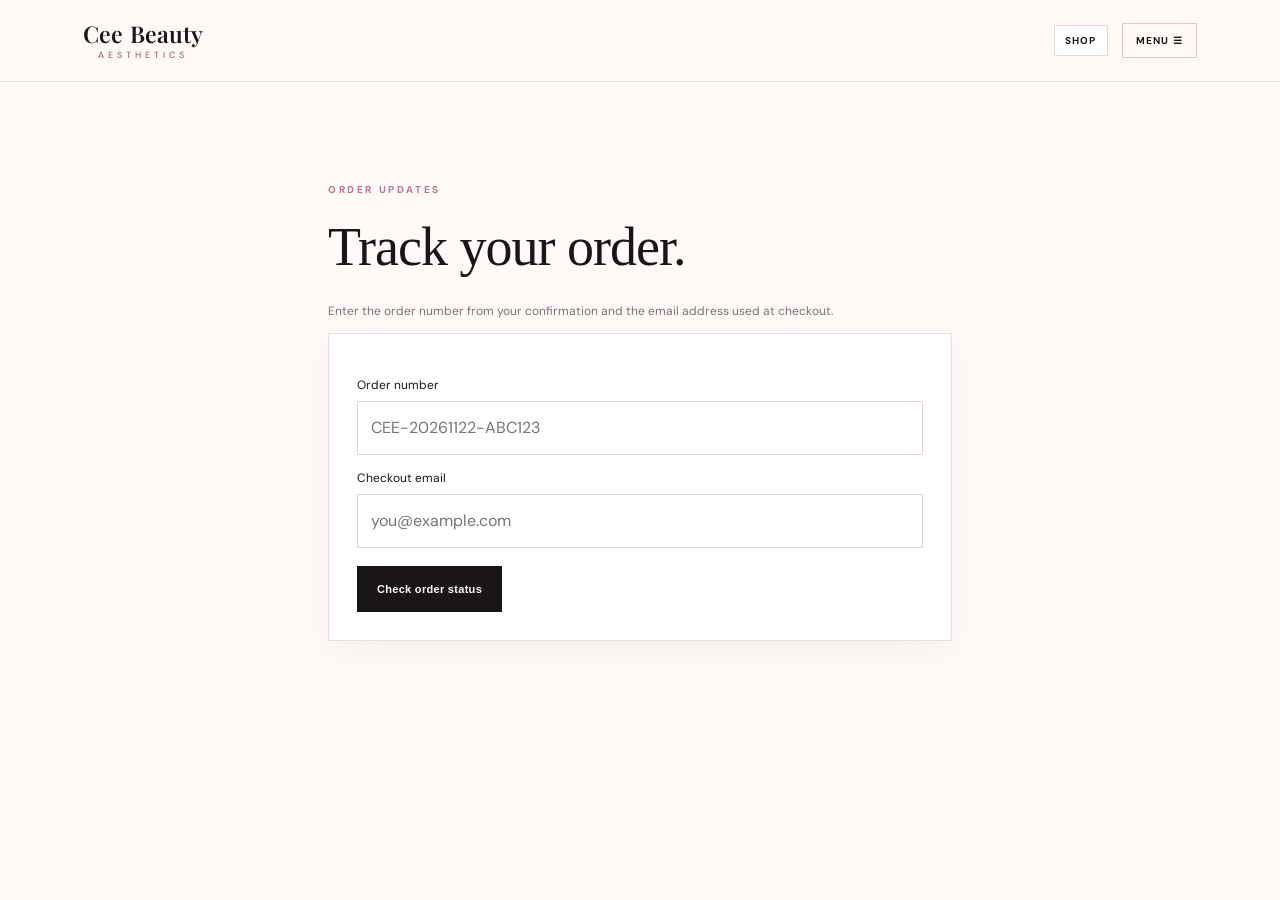
<file: order-status.html>
<!doctype html><html lang="en"><head><meta charset="utf-8"><meta name="viewport" content="width=device-width,initial-scale=1"><meta name="theme-color" content="#171316"><title>Track your order | The Cee Beauty Shop</title><link rel="stylesheet" href="style.css"><style>.track-wrap{max-width:680px;margin:8vh auto;padding:28px}.track-card{background:#fff;border:1px solid #eadde2;padding:28px;box-shadow:0 12px 34px #24151d0b}.track-card label{display:block;font-size:12px;margin:14px 0 6px}.track-card input{width:100%;padding:13px;border:1px solid #e2d4da;font:inherit}.track-card button{margin-top:18px}.track-result{margin-top:18px;padding:16px;background:#fbf2f6}.track-result h2{font:500 24px Georgia,serif}.track-muted{color:#806c76;font-size:12px}</style></head><body><header class="site-header"><a class="brand brand-wordmark" href="index.html"><span class="brand-name">Cee Beauty <small>AESTHETICS</small></span></a><div class="header-actions"><a class="header-bag" href="shop.html">SHOP</a><button class="menu-toggle" id="menuToggle" aria-label="Open navigation" aria-expanded="false">MENU ☰</button></div><nav id="navMenu"><a href="index.html">Home</a><a href="shop.html">The Cee Beauty Shop</a><a href="services.html">Appointments</a></nav></header><main class="track-wrap"><p class="eyebrow">ORDER UPDATES</p><h1 style="font:500 clamp(38px,6vw,54px) Georgia,serif">Track your order.</h1><p class="track-muted">Enter the order number from your confirmation and the email address used at checkout.</p><form id="trackForm" class="track-card"><label for="trackOrder">Order number</label><input id="trackOrder" required placeholder="CEE-20261122-ABC123"><label for="trackEmail">Checkout email</label><input id="trackEmail" type="email" required placeholder="you@example.com"><button class="button button-dark" type="submit">Check order status</button><div id="trackResult" aria-live="polite"></div></form></main><script src="script.js"></script><script>
const form=document.getElementById('trackForm'),result=document.getElementById('trackResult');const esc=s=>String(s??'').replace(/[&<>"']/g,c=>({'&':'&amp;','<':'&lt;','>':'&gt;','"':'&quot;',"'":'&#39;'}[c]));const labels={order_received:'Order received',processing_sourcing:'Processing / sourcing',packaged:'Packaged',dispatched:'Dispatched',delivered:'Delivered',cancelled:'Cancelled'};form.addEventListener('submit',async e=>{e.preventDefault();result.className='track-result';result.textContent='Checking your order…';try{const u='/api/order-status?order='+encodeURIComponent(document.getElementById('trackOrder').value.trim())+'&email='+encodeURIComponent(document.getElementById('trackEmail').value.trim());const r=await fetch(u),d=await r.json();if(!r.ok)throw new Error(d.error||'Could not find your order.');result.innerHTML=`<h2>${esc(labels[d.order.status]||d.order.status)}</h2><p>Order: <strong>${esc(d.order.number)}</strong></p><p>Items: ${(d.order.items||[]).map(x=>`${esc(x.item_name)} × ${Number(x.quantity)||1}`).join(', ')}</p><p class="track-muted">Thank you for shopping with The Cee Beauty Shop.</p>`;}catch(err){result.textContent=err.message;}});
</script></body></html>
</file>
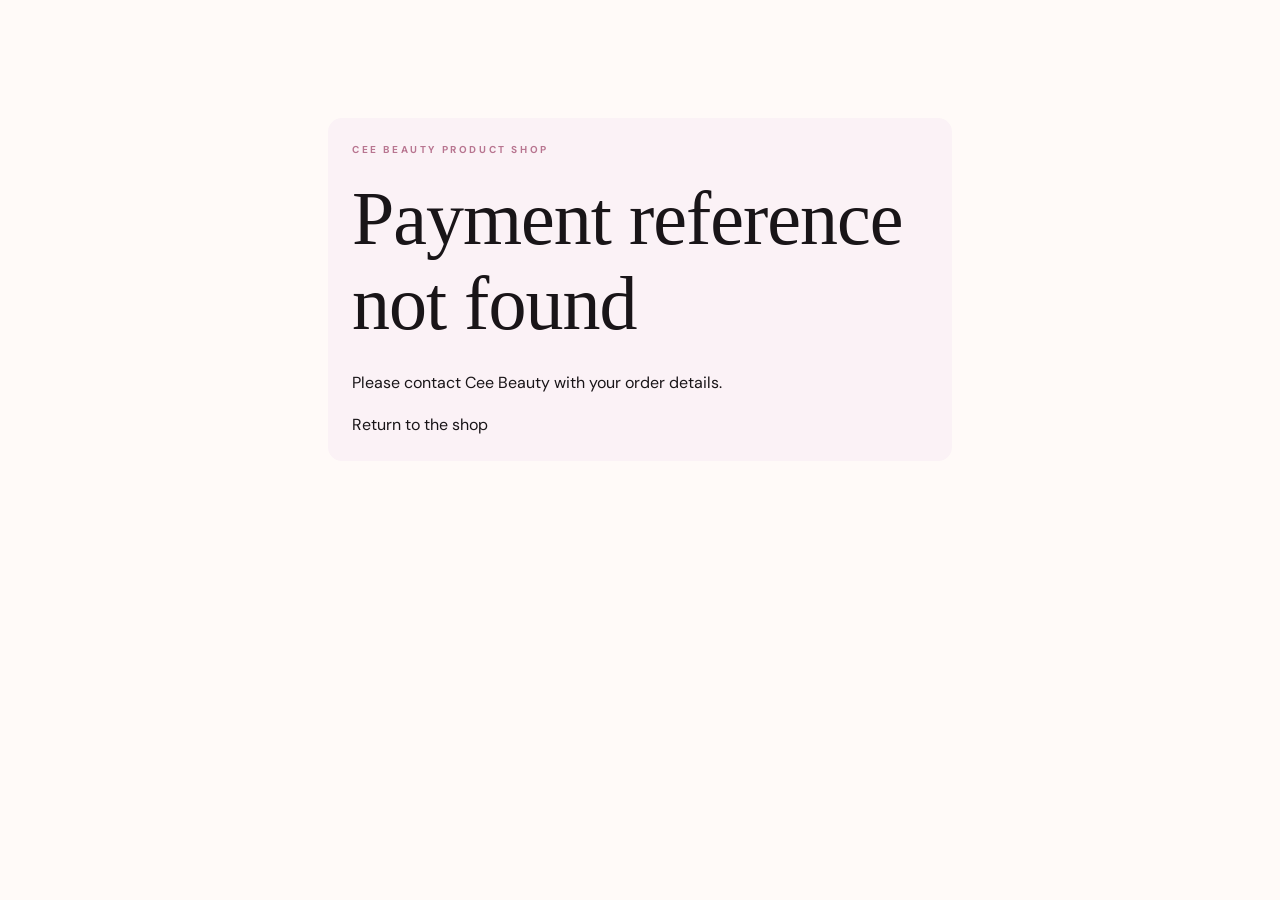
<file: payment-return.html>
<!doctype html><html lang="en"><head><meta charset="utf-8"><meta name="viewport" content="width=device-width,initial-scale=1"><meta name="theme-color" content="#171316"><title>Payment confirmation | Cee Beauty</title><link rel="stylesheet" href="style.css"><style>main{max-width:680px;margin:10vh auto;padding:28px}.result{background:#fbf2f6;border-radius:14px;padding:24px}.result h1{font-family:Georgia,serif}</style></head><body><main><div class="result"><p class="eyebrow">CEE BEAUTY PRODUCT SHOP</p><h1>Checking your payment…</h1><p id="message">Please keep this page open while we verify your transaction securely.</p><p id="order"></p><a href="shop.html">Return to the shop</a></div></main><script>const ref=new URLSearchParams(location.search).get('reference');const msg=document.getElementById('message');const title=document.querySelector('h1');if(!ref){title.textContent='Payment reference not found';msg.textContent='Please contact Cee Beauty with your order details.';}else fetch('/api/verify-payment?reference='+encodeURIComponent(ref)).then(r=>r.json()).then(d=>{if(d.paid){title.textContent='Payment confirmed';msg.textContent='Thank you. Your payment has been verified.';document.getElementById('order').innerHTML='Order number: '+d.order_number+'<br><a href="order-status.html">Track your order ↗</a>';}else{title.textContent='Payment not yet confirmed';msg.textContent='Your payment is not marked successful yet. Please contact Cee Beauty before trying again.';}}).catch(()=>{title.textContent='Unable to verify right now';msg.textContent='Please contact Cee Beauty and share your payment reference.';});</script></body></html>
</file>
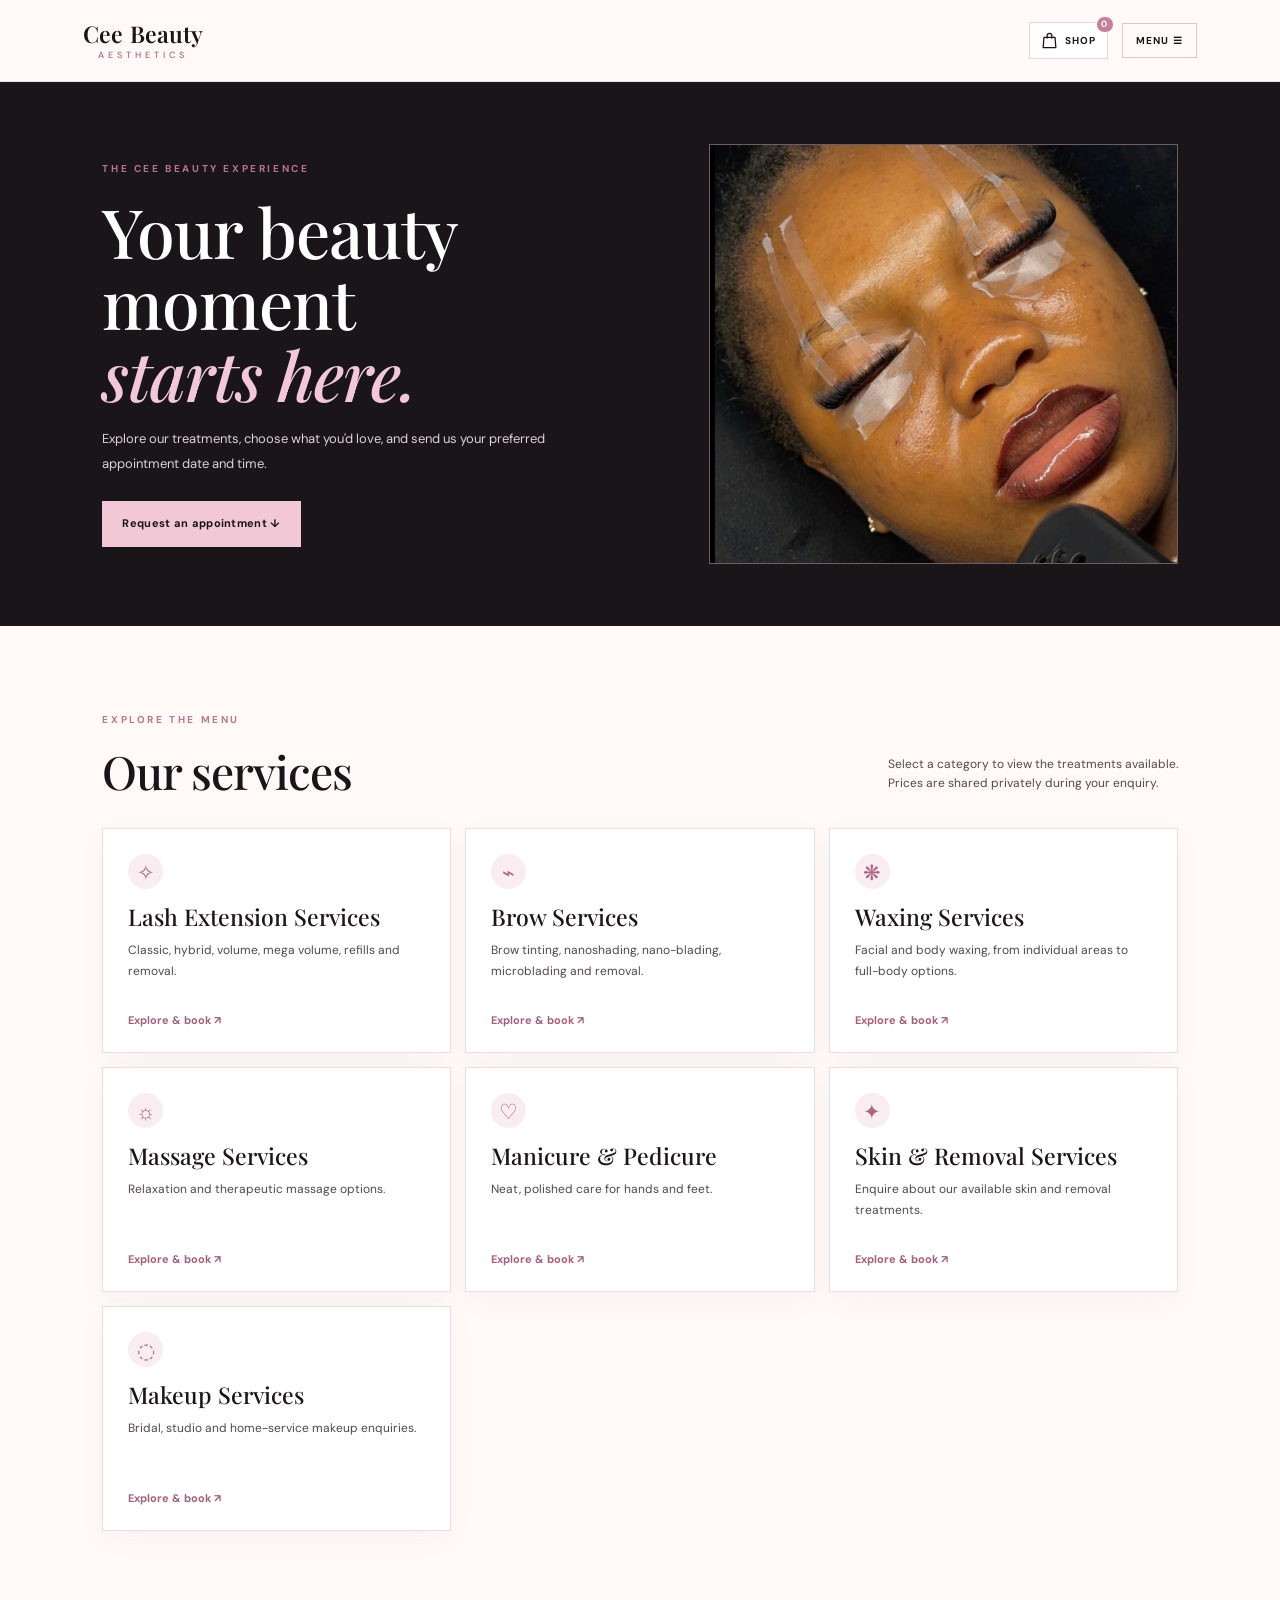
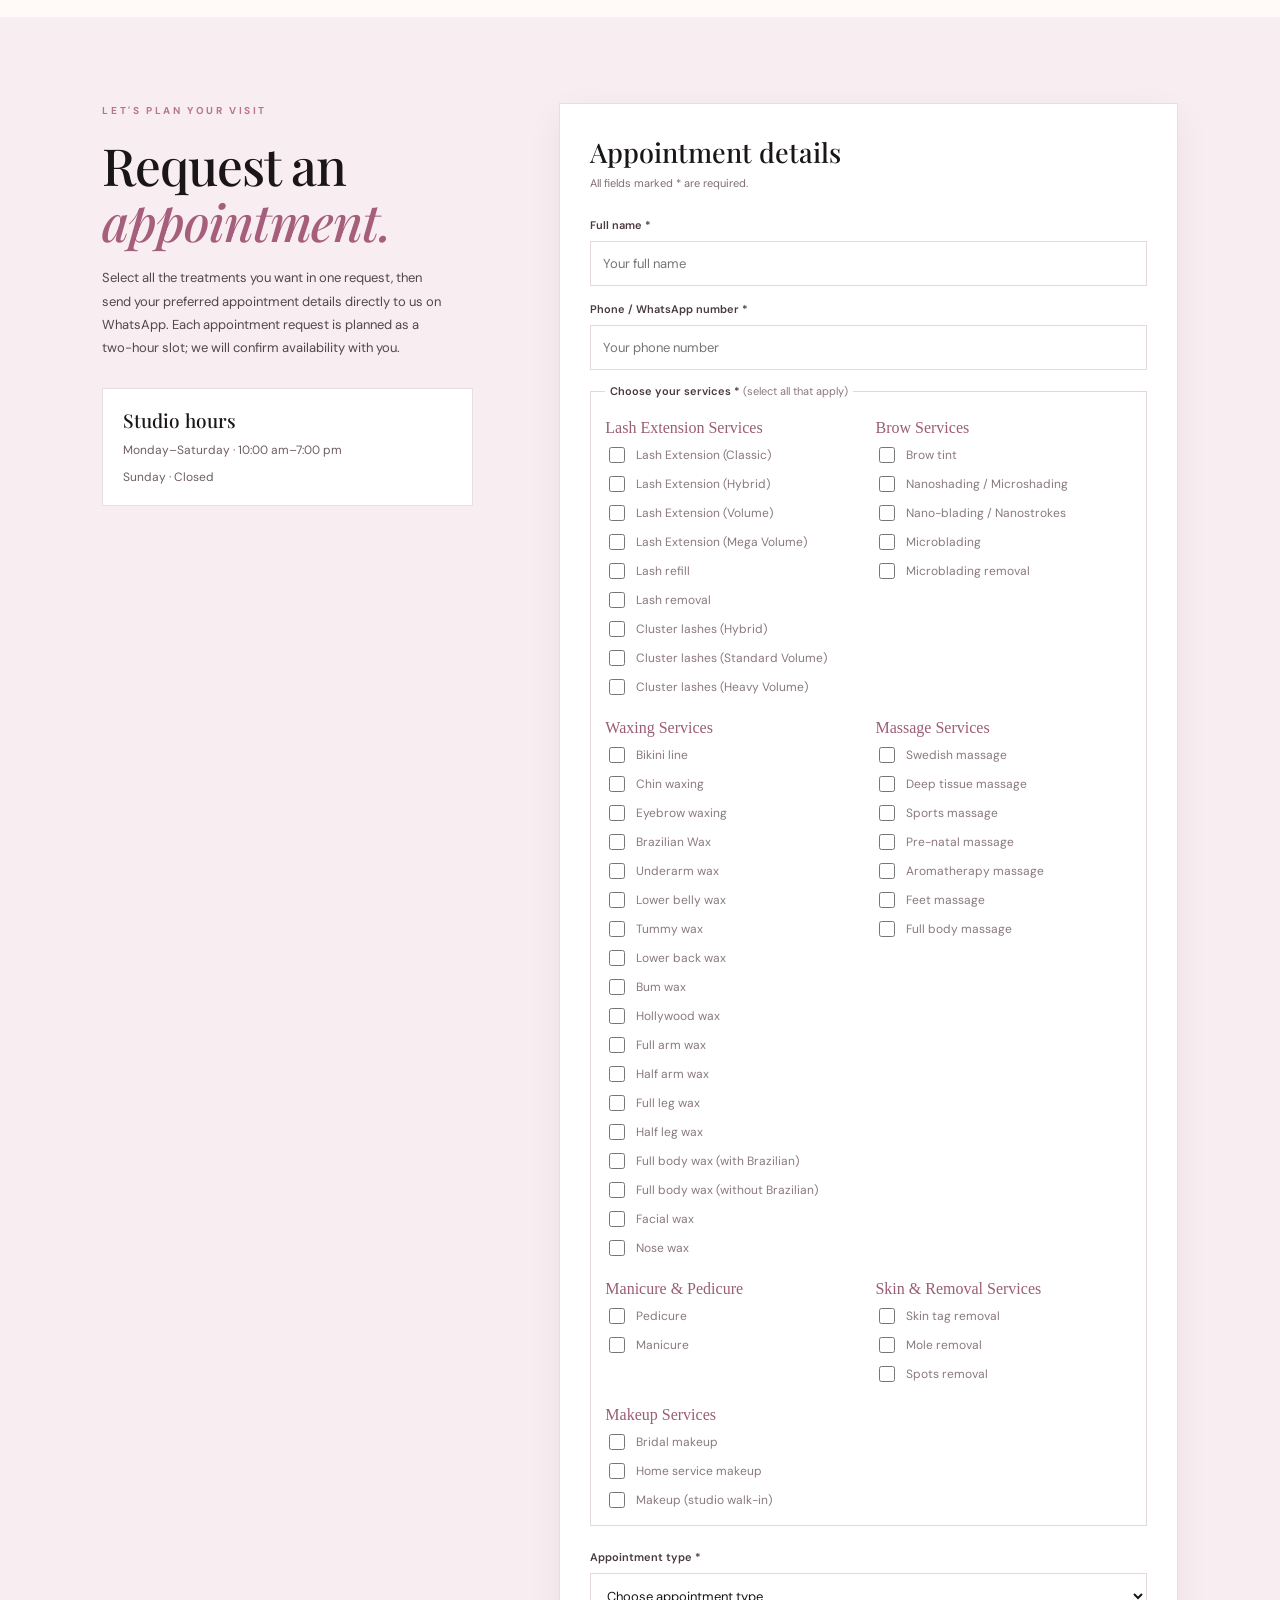
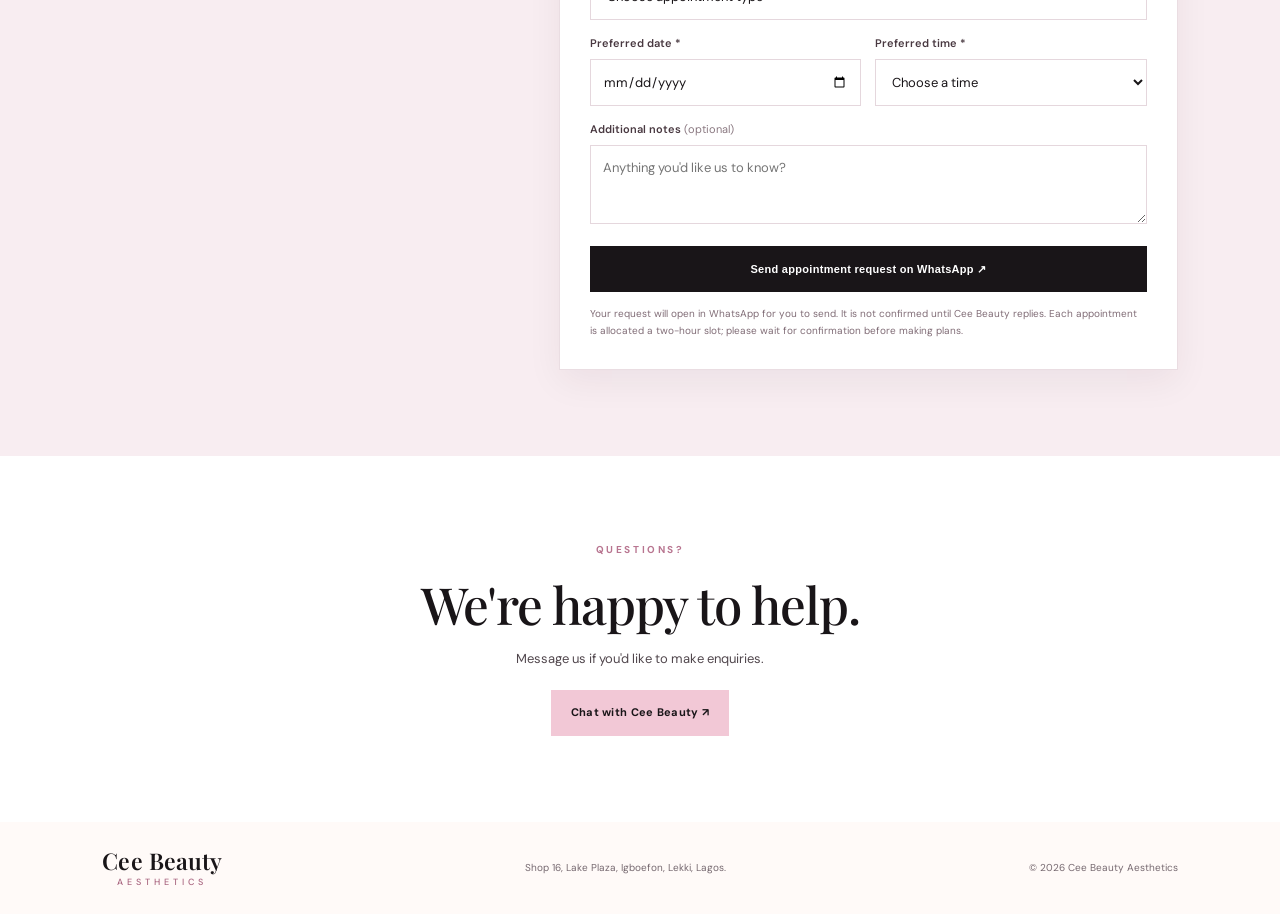
<file: services.html>
<!DOCTYPE html>
<html lang="en">
<head>
<meta charset="UTF-8"><meta name="viewport" content="width=device-width, initial-scale=1">
<meta name="theme-color" content="#171316">
<meta name="description" content="Explore Cee Beauty Aesthetics services and request an appointment in Lekki, Lagos.">
<title>Services & Booking | Cee Beauty Aesthetics</title>
<link rel="stylesheet" href="style.css">
</head>
<body class="services-page">
<header class="site-header">
<a class="brand brand-wordmark" href="index.html#home" aria-label="Cee Beauty Aesthetics home"><span class="brand-name">Cee Beauty <small>AESTHETICS</small></span></a>
<div class="header-actions"><a class="header-bag" href="shop.html" aria-label="Open The Cee Beauty Shop" title="Shop"><svg viewBox="0 0 24 24" aria-hidden="true"><path d="M5 8h14l1 13H4L5 8Z"/><path d="M9 9V6a3 3 0 0 1 6 0v3"/></svg><span>SHOP</span><b class="header-bag-count" aria-label="Items in bag">0</b></a><button class="menu-toggle" id="menuToggle" aria-label="Open navigation" aria-expanded="false">MENU ☰</button></div>
<nav id="navMenu" aria-label="Main menu"><a href="shop.html">The Cee Beauty Shop</a><a href="admin.html">The Cee Shop Admin</a><a href="index.html#home">Home</a><a href="services.html" aria-current="page">Our services</a><a href="studio-rental.html">Studio rental</a><a href="index.html#reviews">Reviews</a><a href="index.html#contact">Contact</a></nav>
</header>
<main>
<section class="services-page-hero">
<div class="services-page-hero-copy"><p class="eyebrow">THE CEE BEAUTY EXPERIENCE</p><h1>Your beauty moment<br><em>starts here.</em></h1><p>Explore our treatments, choose what you'd love, and send us your preferred appointment date and time.</p><a class="button button-pink" href="#booking">Request an appointment ↓</a></div>
<div class="services-page-hero-photo"><img src="lash-client-1.jpeg" alt="Cee Beauty client wearing a finished lash set"></div>
</section>
<section class="service-categories section-pad" aria-labelledby="serviceCategoriesTitle">
<div class="section-heading"><div><p class="eyebrow">EXPLORE THE MENU</p><h2 id="serviceCategoriesTitle">Our services</h2></div><p>Select a category to view the treatments available. Prices are shared privately during your enquiry.</p></div>
<div class="service-category-grid" id="serviceCategoryGrid">
<article class="service-category-card"><span class="category-icon">✧</span><h3>Lash Extension Services</h3><p>Classic, hybrid, volume, mega volume, refills and removal.</p><button type="button" class="text-link category-select" data-category="Lash Extension Services">Explore &amp; book ↗</button></article>
<article class="service-category-card"><span class="category-icon">⌁</span><h3>Brow Services</h3><p>Brow tinting, nanoshading, nano-blading, microblading and removal.</p><button type="button" class="text-link category-select" data-category="Brow Services">Explore &amp; book ↗</button></article>
<article class="service-category-card"><span class="category-icon">❋</span><h3>Waxing Services</h3><p>Facial and body waxing, from individual areas to full-body options.</p><button type="button" class="text-link category-select" data-category="Waxing Services">Explore &amp; book ↗</button></article>
<article class="service-category-card"><span class="category-icon">☼</span><h3>Massage Services</h3><p>Relaxation and therapeutic massage options.</p><button type="button" class="text-link category-select" data-category="Massage Services">Explore &amp; book ↗</button></article>
<article class="service-category-card"><span class="category-icon">♡</span><h3>Manicure &amp; Pedicure</h3><p>Neat, polished care for hands and feet.</p><button type="button" class="text-link category-select" data-category="Manicure & Pedicure">Explore &amp; book ↗</button></article>
<article class="service-category-card"><span class="category-icon">✦</span><h3>Skin &amp; Removal Services</h3><p>Enquire about our available skin and removal treatments.</p><button type="button" class="text-link category-select" data-category="Skin & Removal Services">Explore &amp; book ↗</button></article>
<article class="service-category-card"><span class="category-icon">◌</span><h3>Makeup Services</h3><p>Bridal, studio and home-service makeup enquiries.</p><button type="button" class="text-link category-select" data-category="Makeup Services">Explore &amp; book ↗</button></article>
</div>
</section>
<section class="booking-section section-pad" id="booking">
<div class="booking-intro"><p class="eyebrow">LET'S PLAN YOUR VISIT</p><h2>Request an<br><em>appointment.</em></h2><p>Select all the treatments you want in one request, then send your preferred appointment details directly to us on WhatsApp. Each appointment request is planned as a two-hour slot; we will confirm availability with you.</p><div class="booking-hours"><strong>Studio hours</strong><span>Monday–Saturday · 10:00 am–7:00 pm</span><span>Sunday · Closed</span></div></div>
<form class="booking-form" id="bookingForm">
<div class="booking-form-heading"><h3>Appointment details</h3><p>All fields marked * are required.</p></div>
<label for="bookingName">Full name *</label><input id="bookingName" name="name" type="text" autocomplete="name" placeholder="Your full name" required>
<label for="bookingPhone">Phone / WhatsApp number *</label><input id="bookingPhone" name="phone" type="tel" autocomplete="tel" placeholder="Your phone number" required>
<fieldset class="booking-service-picker"><legend>Choose your services * <span>(select all that apply)</span></legend><div id="bookingServiceOptions" class="booking-service-options"></div></fieldset>
<label for="bookingType">Appointment type *</label><select id="bookingType" name="appointmentType" required><option value="">Choose appointment type</option><option value="Walk-in / Studio">Walk-in / Studio</option><option value="Home service">Home service</option></select>
<div id="homeAddressWrap" hidden><label for="bookingAddress">Home service address *</label><textarea id="bookingAddress" name="address" rows="2" placeholder="Enter your full address"></textarea></div>
<div class="booking-date-time"><div><label for="bookingDate">Preferred date *</label><input id="bookingDate" name="date" type="date" required></div><div><label for="bookingTime">Preferred time *</label><select id="bookingTime" name="time" required><option value="">Choose a time</option><option>10:00 am</option><option>11:00 am</option><option>12:00 pm</option><option>1:00 pm</option><option>2:00 pm</option><option>3:00 pm</option><option>4:00 pm</option><option>5:00 pm</option></select></div></div>
<label for="bookingNotes">Additional notes <span>(optional)</span></label><textarea id="bookingNotes" name="notes" rows="3" placeholder="Anything you'd like us to know?"></textarea>
<button class="button button-dark booking-submit" type="submit">Send appointment request on WhatsApp ↗</button>
<p class="booking-disclaimer">Your request will open in WhatsApp for you to send. It is not confirmed until Cee Beauty replies. Each appointment is allocated a two-hour slot; please wait for confirmation before making plans.</p>
</form>
</section>
<section class="booking-bottom section-pad"><p class="eyebrow">QUESTIONS?</p><h2>We're happy to help.</h2><p>Message us if you'd like to make enquiries.</p><a class="button button-pink" href="https://wa.me/2349167632465" target="_blank" rel="noopener">Chat with Cee Beauty ↗</a></section>
</main>
<footer class="site-footer"><a class="brand brand-wordmark footer-brand" href="index.html#home"><span class="brand-name">Cee Beauty <small>AESTHETICS</small></span></a><p>Shop 16, Lake Plaza, Igboefon, Lekki, Lagos.</p><p>© <span id="year"></span> Cee Beauty Aesthetics</p></footer>
<script src="script.js"></script>
</body></html>
</file>
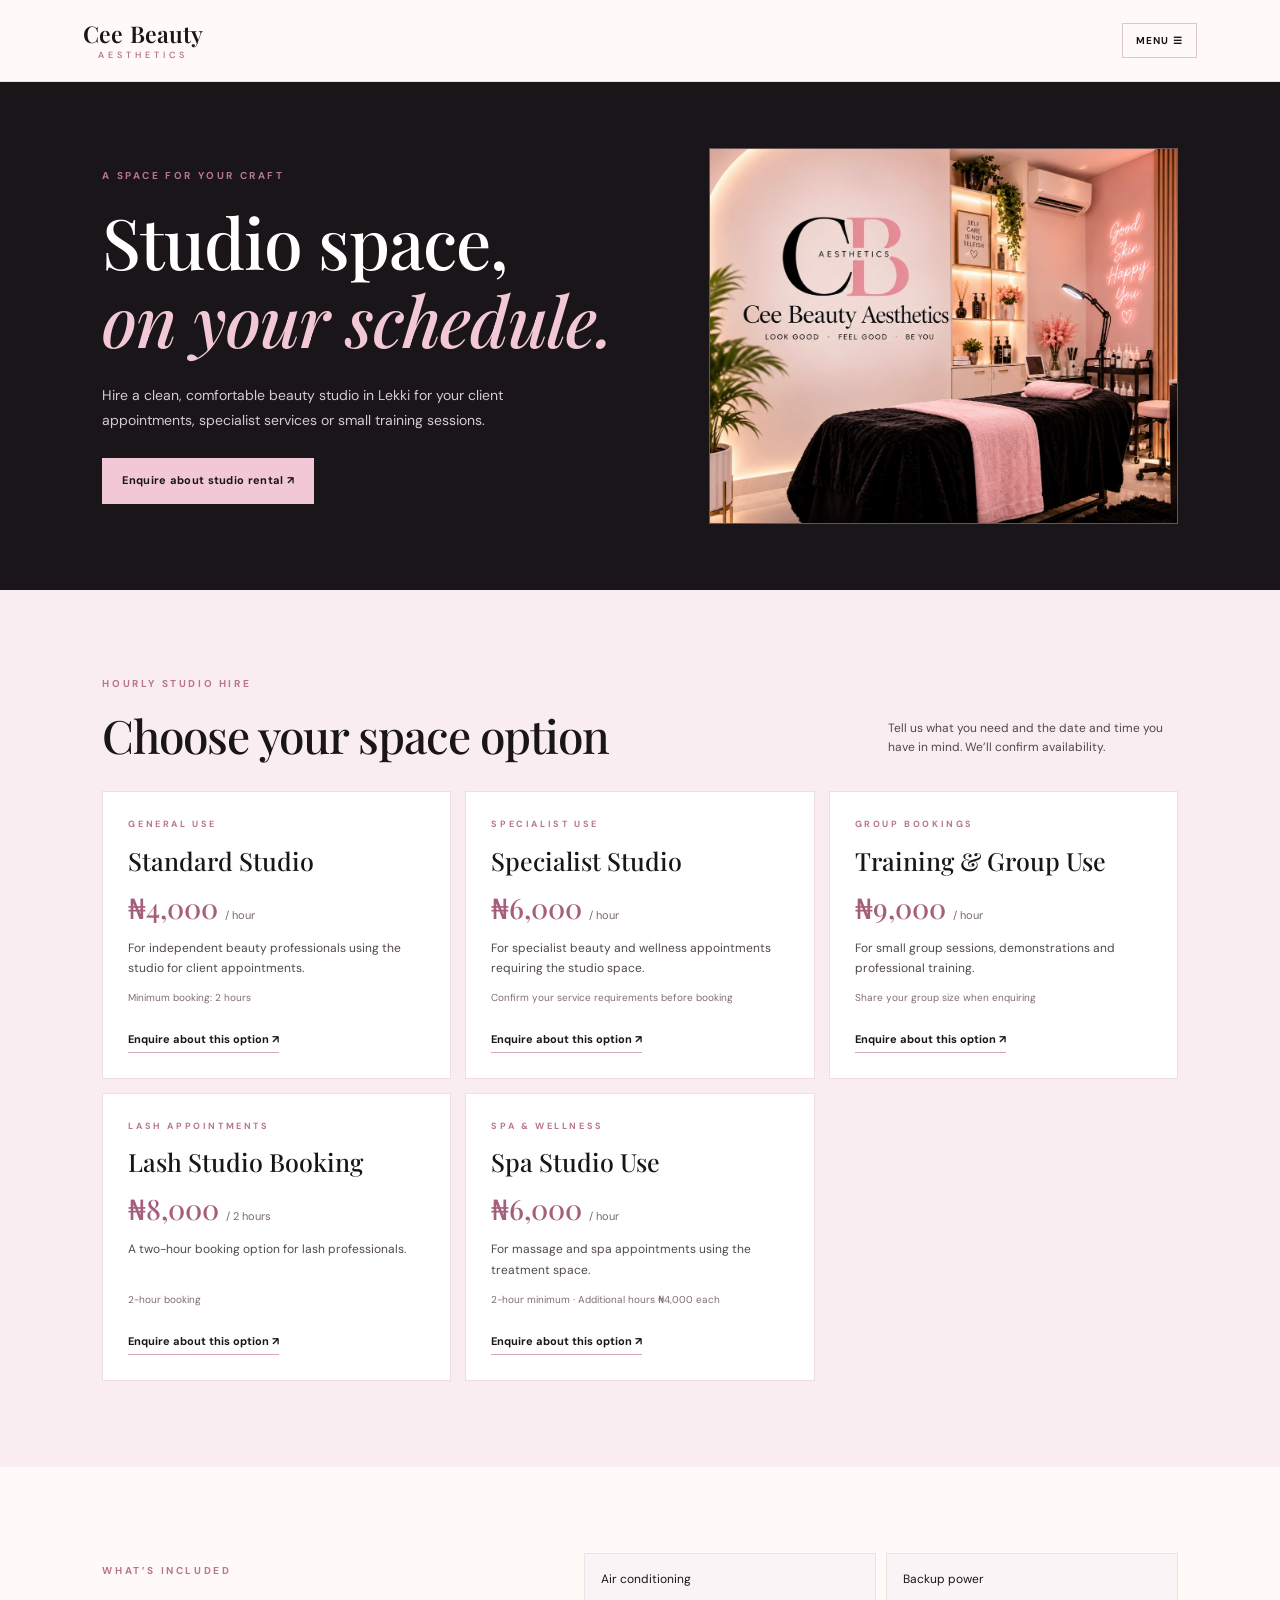
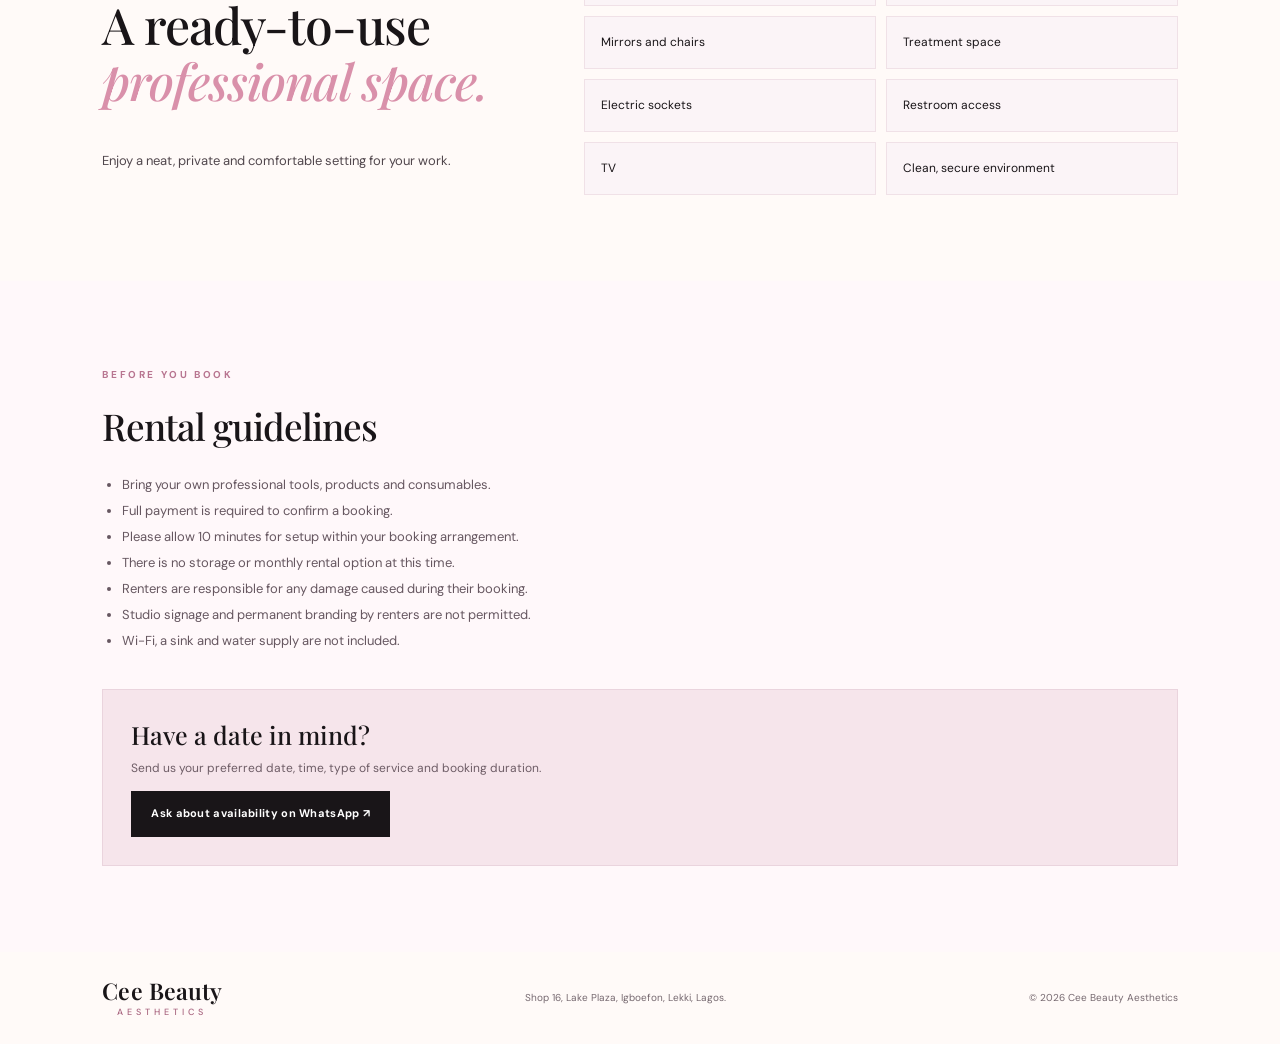
<file: studio-rental.html>
<!DOCTYPE html><html lang="en"><head>
<meta charset="UTF-8"><meta name="viewport" content="width=device-width, initial-scale=1"><meta name="theme-color" content="#171316">
<meta name="description" content="Hourly beauty studio rental at Cee Beauty Aesthetics, Lake Plaza, Igboefon, Lekki, Lagos.">
<title>Studio Rental | Cee Beauty Aesthetics</title><link rel="stylesheet" href="style.css"></head><body>
<header class="site-header"><a class="brand brand-wordmark" href="index.html"><span class="brand-name">Cee Beauty <small>AESTHETICS</small></span></a>
<button class="menu-toggle" id="menuToggle" aria-label="Open navigation" aria-expanded="false">MENU ☰</button>
<nav id="navMenu" aria-label="Main menu"><a href="index.html#services">Our services</a><a href="studio-rental.html" aria-current="page">Studio rental</a><a href="index.html#reviews">Reviews</a><a href="index.html#contact">Contact</a></nav></header>
<main>
<section class="rental-hero"><div><p class="eyebrow">A SPACE FOR YOUR CRAFT</p><h1>Studio space,<br><em>on your schedule.</em></h1><p>Hire a clean, comfortable beauty studio in Lekki for your client appointments, specialist services or small training sessions.</p><a class="button button-pink" href="#" data-rental-whatsapp>Enquire about studio rental ↗</a></div><img src="studio-interior.jpeg" alt="Cee Beauty Aesthetics studio interior"></section>
<section class="section-pad rental-section"><div class="section-heading"><div><p class="eyebrow">HOURLY STUDIO HIRE</p><h2>Choose your space option</h2></div><p>Tell us what you need and the date and time you have in mind. We’ll confirm availability.</p></div>
<div class="rental-rate-grid">
<article class="rental-rate"><p class="eyebrow">GENERAL USE</p><h3>Standard Studio</h3><p class="rate">₦4,000 <small>/ hour</small></p><p>For independent beauty professionals using the studio for client appointments.</p><p class="rate-note">Minimum booking: 2 hours</p><a href="#" data-rental-option="Standard Studio — ₦4,000/hour, 2-hour minimum" class="text-link">Enquire about this option ↗</a></article>
<article class="rental-rate"><p class="eyebrow">SPECIALIST USE</p><h3>Specialist Studio</h3><p class="rate">₦6,000 <small>/ hour</small></p><p>For specialist beauty and wellness appointments requiring the studio space.</p><p class="rate-note">Confirm your service requirements before booking</p><a href="#" data-rental-option="Specialist Studio — ₦6,000/hour" class="text-link">Enquire about this option ↗</a></article>
<article class="rental-rate"><p class="eyebrow">GROUP BOOKINGS</p><h3>Training &amp; Group Use</h3><p class="rate">₦9,000 <small>/ hour</small></p><p>For small group sessions, demonstrations and professional training.</p><p class="rate-note">Share your group size when enquiring</p><a href="#" data-rental-option="Training and Group Use — ₦9,000/hour" class="text-link">Enquire about this option ↗</a></article>
<article class="rental-rate"><p class="eyebrow">LASH APPOINTMENTS</p><h3>Lash Studio Booking</h3><p class="rate">₦8,000 <small>/ 2 hours</small></p><p>A two-hour booking option for lash professionals.</p><p class="rate-note">2-hour booking</p><a href="#" data-rental-option="Lash Studio Booking — ₦8,000 for 2 hours" class="text-link">Enquire about this option ↗</a></article>
<article class="rental-rate"><p class="eyebrow">SPA &amp; WELLNESS</p><h3>Spa Studio Use</h3><p class="rate">₦6,000 <small>/ hour</small></p><p>For massage and spa appointments using the treatment space.</p><p class="rate-note">2-hour minimum · Additional hours ₦4,000 each</p><a href="#" data-rental-option="Spa Studio Use — ₦6,000/hour, 2-hour minimum; additional hours ₦4,000 each" class="text-link">Enquire about this option ↗</a></article>
</div></section>
<section class="rental-details section-pad"><div><p class="eyebrow">WHAT’S INCLUDED</p><h2>A ready-to-use<br><em>professional space.</em></h2><p class="rental-lead">Enjoy a neat, private and comfortable setting for your work.</p></div>
<div class="amenity-grid"><span>Air conditioning</span><span>Backup power</span><span>Mirrors and chairs</span><span>Treatment space</span><span>Electric sockets</span><span>Restroom access</span><span>TV</span><span>Clean, secure environment</span></div></section>
<section class="section-pad rental-terms"><p class="eyebrow">BEFORE YOU BOOK</p><h2>Rental guidelines</h2><ul><li>Bring your own professional tools, products and consumables.</li><li>Full payment is required to confirm a booking.</li><li>Please allow 10 minutes for setup within your booking arrangement.</li><li>There is no storage or monthly rental option at this time.</li><li>Renters are responsible for any damage caused during their booking.</li><li>Studio signage and permanent branding by renters are not permitted.</li><li>Wi-Fi, a sink and water supply are not included.</li></ul>
<div class="rental-cta"><h3>Have a date in mind?</h3><p>Send us your preferred date, time, type of service and booking duration.</p><a class="button button-dark" href="#" data-rental-whatsapp>Ask about availability on WhatsApp ↗</a></div></section></main>
<footer class="site-footer"><a class="brand brand-wordmark footer-brand" href="index.html"><span class="brand-name">Cee Beauty <small>AESTHETICS</small></span></a><p>Shop 16, Lake Plaza, Igboefon, Lekki, Lagos.</p><p>© <span id="year"></span> Cee Beauty Aesthetics</p></footer>
<script src="script.js"></script><script>
document.querySelectorAll("[data-rental-whatsapp]").forEach(link=>link.addEventListener("click",event=>{event.preventDefault();window.open("https://wa.me/2349167632465"+encodeURIComponent("Hello Cee Beauty Aesthetics! I'd like to enquire about studio rental. Please share availability."),"_blank","noopener,noreferrer");}));
document.querySelectorAll("[data-rental-option]").forEach(link=>link.addEventListener("click",event=>{event.preventDefault();window.open("https://wa.me/2349167632465"+encodeURIComponent("Hello Cee Beauty Aesthetics! I'm interested in "+link.dataset.rentalOption+". Please let me know availability."),"_blank","noopener,noreferrer");}));
</script></body></html>
</file>
<file: style.css>
@import url('https://fonts.googleapis.com/css2?family=DM+Sans:wght@400;500;600;700&family=Playfair+Display:ital,wght@0,500;0,600;0,700;1,500;1,600&display=swap');
:root{--ink:#191518;--ink-soft:#51474d;--pink:#f2c8d6;--pink-light:#faedf1;--pink-deep:#d990aa;--paper:#fffaf8;--line:#e9dfe2;--white:#fff;--serif:'Playfair Display',Georgia,serif;--sans:'DM Sans',Arial,sans-serif}
*{box-sizing:border-box}html{scroll-behavior:smooth;scroll-padding-top:84px}body{margin:0;background:var(--paper);color:var(--ink);font-family:var(--sans);line-height:1.6}a{color:inherit;text-decoration:none}.site-header{height:82px;padding:0 6.5%;display:flex;align-items:center;justify-content:space-between;background:rgba(255,250,248,.96);border-bottom:1px solid var(--line);position:sticky;top:0;z-index:10;backdrop-filter:blur(12px)}.brand{display:flex;align-items:center;gap:11px}.brand-mark{width:42px;height:42px;border:1px solid var(--pink-deep);border-radius:50%;display:grid;place-items:center;font:600 21px var(--serif);letter-spacing:-5px;padding-right:4px;color:var(--ink)}.brand-mark span{color:#c77e99}.brand-name{font-size:11px;font-weight:700;letter-spacing:2px;line-height:1.25}.brand-name small{display:block;font-size:9px;font-weight:500;letter-spacing:3px;margin-top:4px}.site-header nav{display:flex;gap:30px;font-size:12px}.site-header nav a:hover,.text-link:hover{color:#b36583}.menu-toggle{display:none;background:none;border:0;font-size:25px;color:var(--ink)}
.hero{background:var(--ink);color:var(--white);padding:72px 8% 76px;min-height:560px;display:grid;grid-template-columns:1fr .85fr;align-items:center;gap:8%}.eyebrow{font-size:10px;letter-spacing:2.6px;font-weight:700;color:#b87590;margin:0 0 18px}.hero .eyebrow{color:var(--pink)}h1,h2,h3,p{margin-top:0}h1,h2{font-family:var(--serif);font-weight:500;letter-spacing:-1px;line-height:1.12}h1{font-size:clamp(46px,6vw,76px);margin-bottom:24px}h1 em,h2 em{font-weight:500;color:var(--pink-deep)}.hero h1 em{color:var(--pink)}.hero-text{max-width:390px;color:#d4cbd0;font-size:15px}.hero-actions{display:flex;flex-wrap:wrap;gap:12px;margin-top:28px}.button{display:inline-flex;align-items:center;justify-content:center;min-height:46px;padding:12px 19px;font-size:11px;font-weight:700;letter-spacing:.3px;border:1px solid transparent;transition:transform .2s,background .2s}.button:hover{transform:translateY(-2px)}.button-pink{background:var(--pink);color:var(--ink)}.button-outline{border-color:#776a72;color:white}.button-dark{background:var(--ink);color:white}.hero-note{margin-top:35px;color:#c8bbc2;font-size:10px;letter-spacing:1.4px}.hero-art{height:390px;max-width:390px;width:100%;justify-self:center;position:relative;overflow:hidden;background:linear-gradient(145deg,#f6dbe4,#dca1b7 70%,#b66f8b);border-radius:48% 48% 4px 4px}.art-orbit{position:absolute;border:1px solid rgba(255,255,255,.65);border-radius:50%;width:280px;height:390px;left:50%;top:50%;transform:translate(-50%,-50%) rotate(28deg)}.orbit-two{width:200px;height:340px;transform:translate(-50%,-50%) rotate(-32deg)}.art-sun{position:absolute;width:130px;height:130px;background:#fff1f4;border-radius:50%;top:22%;left:33%;box-shadow:0 0 55px rgba(255,255,255,.22)}.art-petal{position:absolute;background:rgba(169,85,119,.48);width:92px;height:170px;border-radius:100% 0 100% 0;transform:rotate(28deg);top:39%;left:38%}.petal-two{transform:rotate(115deg);left:50%;top:43%;background:rgba(255,239,244,.72)}.art-caption{position:absolute;bottom:30px;left:28px;font:italic 21px var(--serif);color:#482634}.art-star{position:absolute;right:35px;top:28px;color:#fff7f9;font-size:29px}
.section-pad{padding:86px 8%}.intro{text-align:center;max-width:850px;margin:auto}.intro h2,.visit h2{font-size:clamp(34px,4vw,49px);margin-bottom:20px}.intro>p:last-child{max-width:540px;margin:0 auto;color:var(--ink-soft);font-size:14px}.section-heading{display:flex;align-items:end;justify-content:space-between;gap:24px;margin-bottom:30px}.section-heading h2{font-size:clamp(34px,4vw,46px);margin:0}.section-heading>p{max-width:290px;color:var(--ink-soft);font-size:12px;margin:0 0 4px}.services{background:var(--pink-light)}.service-grid{display:grid;grid-template-columns:repeat(3,1fr);gap:14px}.service-card{position:relative;min-height:245px;padding:27px 24px;background:var(--white);border:1px solid #f0e3e8}.service-number{position:absolute;top:19px;right:21px;color:#c7a8b4;font-size:10px;letter-spacing:1px}.service-symbol{font-size:25px;color:#bd7892;margin-bottom:19px}.service-card h3{font:500 23px var(--serif);margin-bottom:10px}.service-card p:not(.price):not(.eyebrow){font-size:12px;color:var(--ink-soft);min-height:40px}.price{font-size:12px;font-weight:700;margin:18px 0 10px}.text-link{font-size:11px;font-weight:700;border-bottom:1px solid #d9a5b8;padding-bottom:3px}.service-card-featured{background:var(--pink);display:flex;flex-direction:column;align-items:flex-start;justify-content:center}.service-card-featured .eyebrow{color:#795064;font-size:9px}.service-card-featured h3{font-size:27px}.service-card-featured p:not(.eyebrow){font-size:12px;color:#514047}.fine-print{font-size:10px;color:#766970;margin:18px 0 0}
.gallery-grid{display:grid;grid-template-columns:1.1fr 1fr 1fr;gap:15px}.gallery-tile{height:280px;position:relative;overflow:hidden;display:flex;align-items:center;justify-content:center}.gallery-tile>span{position:absolute;z-index:2;top:17px;left:18px;font-size:9px;letter-spacing:1.5px;font-weight:700}.gallery-lash{background:linear-gradient(135deg,#3b2630,#a46c83)}.gallery-studio{background:linear-gradient(145deg,#f8e4eb,#dfb1c2)}.gallery-brow{background:linear-gradient(135deg,#e7d0d6,#bb8e9d)}.gallery-art{font:italic 100px var(--serif);color:rgba(255,245,248,.72)}.lash-art{font-size:130px;transform:rotate(-15deg)}.studio-art{font-size:65px;color:rgba(80,42,58,.5);letter-spacing:-14px;padding-right:14px}.brow-art{font-size:145px;color:rgba(77,43,55,.55);transform:rotate(-14deg)}.visit{background:#211a1e;color:white;display:grid;grid-template-columns:1fr .8fr;gap:10%;align-items:center}.visit .eyebrow{color:var(--pink)}.visit-copy>p:not(.eyebrow){max-width:420px;color:#d2c6cc;font-size:13px;margin-bottom:25px}.contact-card{padding:28px;background:#2d242a;border:1px solid #4b3943}.contact-item{display:flex;gap:17px;padding:15px 0;border-bottom:1px solid #4b3943}.contact-item:last-child{border:0}.contact-icon{width:35px;height:35px;flex:0 0 35px;display:grid;place-items:center;background:#44313b;color:var(--pink);border-radius:50%}.contact-item h3{font:500 19px var(--serif);margin:0 0 4px}.contact-item p{font-size:11px;color:#d0c1c9;margin:0 0 8px}.contact-item .text-link{color:var(--pink)}.site-footer{padding:27px 8%;display:flex;align-items:center;justify-content:space-between;gap:18px;flex-wrap:wrap}.footer-brand .brand-mark{border-color:#d990aa}.site-footer>p{margin:0;font-size:10px;color:#766970}
@media(max-width:760px){.site-header{height:72px;padding:0 5%}.menu-toggle{display:block}.site-header nav{display:none;position:absolute;top:71px;left:0;right:0;background:var(--paper);padding:18px 6%;border-bottom:1px solid var(--line);flex-direction:column;gap:16px}.site-header nav.open{display:flex}.hero{grid-template-columns:1fr;padding:55px 7% 48px;gap:36px}.hero-art{height:300px;max-width:320px;width:100%}.hero-copy{text-align:left}.hero-actions{gap:9px}.button{padding:12px 14px}.section-pad{padding:64px 7%}.section-heading{display:block}.section-heading>p{margin-top:14px}.service-grid{grid-template-columns:1fr 1fr;gap:10px}.service-card{padding:22px 17px;min-height:255px}.service-card h3{font-size:21px}.gallery-grid{grid-template-columns:1fr 1fr}.gallery-tile{height:220px}.gallery-tile:first-child{grid-column:span 2;height:250px}.visit{grid-template-columns:1fr;gap:30px}.contact-card{padding:20px}.site-footer{padding:25px 7%;align-items:flex-start;flex-direction:column;gap:14px}}
@media(max-width:390px){.service-grid{grid-template-columns:1fr}.service-card{min-height:0}.service-card p:not(.price):not(.eyebrow){min-height:0}.gallery-grid{grid-template-columns:1fr}.gallery-tile:first-child{grid-column:auto}.hero-actions{flex-direction:column;align-items:stretch}.button{width:100%}}
/* Cee Beauty refresh: editorial, icon-led, no generated or stock service photos */
.hero{grid-template-columns:1fr 1fr;gap:6%;padding-top:58px;padding-bottom:58px}.hero-photo{width:100%;max-width:520px;justify-self:end;overflow:hidden;border:1px solid rgba(242,200,214,.45);box-shadow:0 18px 55px rgba(0,0,0,.22)}.hero-photo img{display:block;width:100%;height:auto;object-fit:cover}.services .price-category{background:#fff;border:1px solid #ecdde3;padding:24px 26px;margin:0 0 14px;box-shadow:0 8px 28px rgba(44,22,32,.035)}.price-category h3{font:500 25px var(--serif);margin:0 0 8px;color:var(--ink)}.category-icon{display:inline-grid;place-items:center;width:35px;height:35px;border-radius:50%;background:var(--pink-light);color:#ad6681;font:500 21px var(--serif);margin-right:9px}.category-intro{font-size:12px;color:#7a6871;margin:0 0 16px}.price-list{display:grid;grid-template-columns:repeat(2,minmax(0,1fr));gap:0 22px}.price-row{display:flex;align-items:center;justify-content:space-between;gap:14px;padding:13px 0;border-top:1px solid #f0e7eb;font-size:13px}.price-row>span{font-weight:500}.enquire-label{font-size:10px;color:#a65f7b;white-space:nowrap;letter-spacing:.3px}.price-row:hover>span{color:#a65f7b}.center-cta{margin-top:26px}.studio-feature{display:grid;grid-template-columns:.8fr 1.2fr;gap:8%;align-items:center;background:#fff}.studio-feature h2{font-size:clamp(35px,4vw,50px);margin-bottom:18px}.studio-feature-copy>p:not(.eyebrow){font-size:13px;color:var(--ink-soft);max-width:390px}.studio-feature-image{border:1px solid #ead5de;box-shadow:0 16px 44px rgba(53,28,39,.09)}.studio-feature-image img{display:block;width:100%;height:auto}.reviews{background:var(--pink-light)}.review-grid{display:grid;grid-template-columns:repeat(3,minmax(0,1fr));gap:14px}.review-card{background:#fff;padding:25px 23px;border:1px solid #f0e0e7;min-height:210px;display:flex;flex-direction:column}.stars{color:#b56f8b;letter-spacing:3px;font-size:13px;margin-bottom:13px}.review-card p{font:italic 14px/1.75 var(--serif);color:#51434a;flex:1}.review-card h3{font:700 11px var(--sans);letter-spacing:.4px;margin:15px 0 0}.site-header nav a{font-size:12px}
@media(max-width:760px){.hero{grid-template-columns:1fr;padding:48px 7% 42px;gap:30px}.hero-photo{justify-self:center;max-width:100%}.price-list{grid-template-columns:1fr}.services .price-category{padding:20px 17px}.studio-feature{grid-template-columns:1fr;gap:28px}.review-grid{grid-template-columns:1fr 1fr}.review-card{padding:21px 18px;min-height:0}}
@media(max-width:480px){.review-grid{grid-template-columns:1fr}.review-card{padding:22px}.price-row{font-size:12px}}

/* Updated brand, navigation, collapsed service menu, supplied portfolio photos and rental page */
.brand-wordmark .brand-name{font-family:var(--serif);font-size:23px;letter-spacing:.1px;font-weight:600;line-height:1;color:var(--ink)}
.brand-wordmark .brand-name small{display:block;font-family:var(--sans);font-size:9px;letter-spacing:4px;text-align:center;margin-top:6px;color:#a96680}
.site-header{position:relative;z-index:20}
.menu-toggle{display:block;border:1px solid #dfc5d0;padding:10px 13px;font:700 10px var(--sans);letter-spacing:1.2px;background:transparent;cursor:pointer}
.site-header nav{display:none;position:absolute;right:6%;top:calc(100% - 1px);min-width:220px;padding:16px 20px;background:#fff;border:1px solid #ead9e0;box-shadow:0 16px 35px rgba(35,19,27,.14);flex-direction:column;gap:16px}
.site-header nav.open{display:flex}.site-header nav a{padding:5px 0}
.hero-photo img{max-height:430px;object-fit:cover;object-position:center}
.services{padding-top:76px}
.service-accordion{background:#fff;border:1px solid #eadde2;margin:0 0 13px;box-shadow:0 8px 26px rgba(44,22,32,.035);overflow:hidden}
.service-accordion summary{list-style:none;cursor:pointer;display:flex;align-items:center;justify-content:space-between;gap:18px;padding:23px 25px;min-height:100px}
.service-accordion summary::-webkit-details-marker{display:none}
.service-summary-copy{display:flex;flex-direction:column;gap:8px}
.service-summary-copy strong{font:500 25px var(--serif);color:var(--ink)}
.service-summary-copy small{font:12px var(--sans);color:#7a6871}
.accordion-action{font:700 10px var(--sans);color:#a65f7b;white-space:nowrap}
.accordion-action b{font-size:16px;margin-left:7px}
.service-accordion[open] summary{border-bottom:1px solid #f0e7eb;background:#fff9fb}
.accordion-content{padding:0 25px 18px}.accordion-content .price-list{padding-top:3px}
.work-gallery{background:#fff}
.work-gallery-grid{display:grid;grid-template-columns:repeat(4,minmax(0,1fr));gap:13px}
.work-gallery-grid figure{margin:0;overflow:hidden;background:#f3e6eb}
.work-gallery-grid img{width:100%;height:270px;object-fit:cover;display:block;transition:transform .35s}
.work-gallery-grid figure:hover img{transform:scale(1.035)}
.work-gallery-grid figcaption{padding:11px 13px;font:500 12px var(--serif);background:#fff}
.studio-feature-image img{max-height:390px;object-fit:cover}
.rental-hero{background:var(--ink);color:#fff;padding:66px 8%;display:grid;grid-template-columns:1fr .9fr;align-items:center;gap:8%}
.rental-hero h1{font-size:clamp(44px,6vw,70px)}.rental-hero h1 em{color:var(--pink)}
.rental-hero p:not(.eyebrow){max-width:440px;color:#d5cbd0;font-size:14px;line-height:1.8;margin-bottom:25px}
.rental-hero img{width:100%;max-height:390px;object-fit:cover;border:1px solid rgba(242,200,214,.35)}
.rental-section{background:var(--pink-light)}
.rental-rate-grid{display:grid;grid-template-columns:repeat(3,minmax(0,1fr));gap:14px}
.rental-rate{background:#fff;border:1px solid #eddee4;padding:25px;display:flex;flex-direction:column;align-items:flex-start;min-height:270px}
.rental-rate .eyebrow{margin-bottom:12px;font-size:9px}.rental-rate h3{font:500 25px var(--serif);margin-bottom:12px}
.rental-rate .rate{font:500 28px var(--serif);margin:0 0 12px;color:#a65f7b}.rental-rate .rate small{font:11px var(--sans);color:#7a6871}
.rental-rate>p:not(.eyebrow):not(.rate):not(.rate-note){font-size:12px;color:var(--ink-soft);line-height:1.7}
.rental-rate .rate-note{font-size:10px;color:#806c76;margin-top:auto}.rental-rate .text-link{margin-top:15px}
.rental-details{display:grid;grid-template-columns:.8fr 1.2fr;gap:8%;align-items:center}
.rental-details h2{font-size:clamp(35px,4vw,50px)}.rental-lead{font-size:13px;color:var(--ink-soft);max-width:350px}
.amenity-grid{display:grid;grid-template-columns:repeat(2,minmax(0,1fr));gap:10px}
.amenity-grid span{padding:16px;background:#fbf4f7;border:1px solid #f0e1e7;font-size:12px}
.rental-terms{background:#fff8fa}.rental-terms h2{font:500 37px var(--serif);margin-bottom:22px}
.rental-terms ul{max-width:780px;padding-left:20px;color:#665760;font-size:13px;line-height:2}
.rental-cta{margin-top:35px;padding:28px;background:#f6e5eb;border:1px solid #ead4dd}
.rental-cta h3{font:500 25px var(--serif);margin-bottom:8px}.rental-cta p{font-size:12px;color:#6e5d66}
@media(max-width:760px){
.site-header nav{left:auto;right:5%;top:71px}.brand-wordmark .brand-name{font-size:21px}
.service-accordion summary{padding:19px 17px;min-height:90px}.service-summary-copy strong{font-size:21px}
.service-summary-copy small{max-width:230px;line-height:1.5}.accordion-content{padding:0 17px 15px}
.work-gallery-grid{grid-template-columns:1fr 1fr}.work-gallery-grid img{height:230px}
.rental-hero{grid-template-columns:1fr;padding:52px 7%;gap:30px}.rental-hero img{max-height:300px}
.rental-rate-grid{grid-template-columns:1fr 1fr}.rental-details{grid-template-columns:1fr;gap:25px}
}
@media(max-width:480px){.rental-rate-grid{grid-template-columns:1fr}.rental-rate{min-height:0}
.work-gallery-grid img{height:190px}.accordion-action{font-size:9px}}

.opening-hours ul{list-style:none;padding:0;margin:1rem 0}.opening-hours li{display:flex;justify-content:space-between;gap:1rem;padding:.45rem 0;border-bottom:1px solid rgba(0,0,0,.1)}.opening-hours li span:last-child{text-align:right}

/* Services landing page and no-cost WhatsApp appointment request */
.services-home-tile{display:grid;grid-template-columns:1fr 1fr;gap:0;max-width:1120px;margin:0 auto 34px;min-height:260px;background:#2d242a;overflow:hidden;border:1px solid #ead5de;box-shadow:0 14px 38px rgba(53,28,39,.10);text-decoration:none;color:#fff}
.services-home-tile-copy{padding:38px 7%;display:flex;flex-direction:column;justify-content:center;align-items:flex-start}
.services-home-tile-copy .eyebrow{color:#efbfd0}.services-home-tile-copy h2{font:500 clamp(30px,4vw,45px)/1.12 var(--serif);color:#fff;margin:4px 0 12px}.services-home-tile-copy h2 em{color:var(--pink)}
.services-home-tile-copy p:not(.eyebrow){font-size:12px;line-height:1.8;color:#e0d3d9;max-width:390px;margin:0 0 19px}.services-home-tile-image{min-height:260px;position:relative}.services-home-tile-image img{width:100%;height:100%;position:absolute;inset:0;object-fit:cover;object-position:center 35%}.services-home-tile:hover .tile-link{text-decoration:underline}
.services-page-hero{display:grid;grid-template-columns:1fr .9fr;gap:8%;align-items:center;padding:62px 8%;background:var(--ink);color:#fff}.services-page-hero h1{font:500 clamp(43px,6vw,68px)/1.05 var(--serif);margin:12px 0 18px}.services-page-hero h1 em{color:var(--pink)}.services-page-hero-copy>p:not(.eyebrow){max-width:450px;color:#ded2d8;font-size:13px;line-height:1.9;margin:0 0 25px}.services-page-hero-photo{border:1px solid rgba(242,200,214,.4);max-height:420px;overflow:hidden}.services-page-hero-photo img{display:block;width:100%;height:420px;object-fit:cover;object-position:center 35%}
.service-category-grid{display:grid;grid-template-columns:repeat(3,minmax(0,1fr));gap:14px}.service-category-card{background:#fff;border:1px solid #eadde2;padding:25px;min-height:225px;display:flex;flex-direction:column;align-items:flex-start;box-shadow:0 8px 26px rgba(44,22,32,.035)}.service-category-card h3{font:500 23px var(--serif);margin:12px 0 8px;color:var(--ink)}.service-category-card p{font-size:12px;line-height:1.75;color:var(--ink-soft);margin:0 0 18px}.service-category-card .text-link{margin-top:auto;border:0;background:none;padding:0;font:700 11px var(--sans);cursor:pointer;color:#a65f7b}
.booking-section{background:#f8edf1;display:grid;grid-template-columns:.75fr 1.25fr;gap:8%;align-items:start}.booking-intro h2,.booking-bottom h2{font:500 clamp(36px,4vw,52px)/1.1 var(--serif);margin:12px 0 17px}.booking-intro h2 em{color:#a65f7b}.booking-intro>p:not(.eyebrow){font-size:13px;line-height:1.8;color:var(--ink-soft);max-width:340px}.booking-hours{display:flex;flex-direction:column;gap:8px;margin-top:28px;padding:18px 20px;background:#fff;border:1px solid #eadde2;font-size:12px;color:#6e5d66}.booking-hours strong{font:500 19px var(--serif);color:var(--ink)}
.booking-form{background:#fff;padding:30px;border:1px solid #eadde2;box-shadow:0 12px 34px rgba(44,22,32,.06);display:flex;flex-direction:column;gap:9px}.booking-form-heading{margin-bottom:10px}.booking-form-heading h3{font:500 27px var(--serif);margin:0 0 5px}.booking-form-heading p{font-size:11px;color:#806c76;margin:0}.booking-form label{font:600 11px var(--sans);color:#493941;margin-top:7px}.booking-form label span{font-weight:400;color:#8a7880}.booking-form input,.booking-form select,.booking-form textarea{width:100%;border:1px solid #e5d7dd;background:#fff;padding:13px 12px;font:13px var(--sans);color:var(--ink);border-radius:0;min-height:45px}.booking-form textarea{resize:vertical}.booking-form input:focus,.booking-form select:focus,.booking-form textarea:focus{outline:2px solid #e8b8c9;outline-offset:1px}.booking-date-time{display:grid;grid-template-columns:1fr 1fr;gap:14px}.booking-date-time>div{display:flex;flex-direction:column;gap:9px}.booking-submit{width:100%;margin-top:13px;cursor:pointer}.booking-disclaimer{font-size:10px;line-height:1.7;color:#806c76;margin:4px 0 0}.booking-bottom{text-align:center;background:#fff}.booking-bottom>p:not(.eyebrow){font-size:13px;color:var(--ink-soft);margin:0 0 20px}
@media(max-width:760px){.services-home-tile{grid-template-columns:1fr;margin-left:7%;margin-right:7%}.services-home-tile-image{min-height:220px;grid-row:1}.services-home-tile-copy{padding:28px 7%}.services-page-hero{grid-template-columns:1fr;padding:48px 7%;gap:28px}.services-page-hero-photo img{height:300px}.service-category-grid{grid-template-columns:1fr 1fr}.booking-section{grid-template-columns:1fr;gap:25px}.booking-form{padding:23px}}
@media(max-width:480px){.service-category-grid{grid-template-columns:1fr}.service-category-card{min-height:0}.booking-date-time{grid-template-columns:1fr}.booking-form{padding:19px}}

/* Cee Beauty Product Shop additions */
.shop-home-tile { margin-top: 22px; }
.shop-tile-art, .shop-hero-art { display:flex; flex-direction:column; align-items:center; justify-content:center; text-align:center; gap:18px; min-height:300px; padding:32px; color:#171316; background:linear-gradient(145deg,#f9dce8,#f2b8ce 55%,#f8e8ee); }
.shop-tile-art span, .shop-hero-art span { font-family:Georgia,serif; font-size:clamp(28px,5vw,54px); line-height:1.1; letter-spacing:.06em; }
.shop-tile-art small, .shop-hero-art small { font-size:10px; letter-spacing:.18em; }
.shop-hero-art { min-height:390px; }
.shop-category-card { display:block; color:inherit; text-decoration:none; }
.shop-category-card .text-link { display:inline-block; margin-top:12px; }
.shop-model-grid { display:grid; grid-template-columns:repeat(2,minmax(0,1fr)); gap:22px; }
.shop-model-grid article, .shop-note { padding:28px; border:1px solid rgba(30,20,25,.13); background:#fff; }
.shop-model-grid h3 { margin:8px 0 12px; font-family:Georgia,serif; font-size:26px; }
.shop-status { display:inline-block; margin-top:14px; font-size:12px; color:#765765; }
.shop-note { margin-top:22px; background:#fbf2f6; }
.shop-note p { max-width:720px; }
@media(max-width:700px) { .shop-model-grid { grid-template-columns:1fr; } .shop-hero-art { min-height:260px; } }

/* Shared header actions and owner-managed catalogue */
.header-actions{display:flex;align-items:center;gap:14px;margin-left:auto}.header-bag{display:flex;align-items:center;gap:6px;color:var(--ink);text-decoration:none;font:700 10px var(--sans);letter-spacing:.12em;padding:8px 10px;border:1px solid #ead5de;background:#fff}.header-bag svg{width:19px;height:19px;fill:none;stroke:currentColor;stroke-width:1.6;stroke-linecap:round;stroke-linejoin:round}.site-header{gap:18px}
.booking-service-picker{border:1px solid #e5d7dd;padding:14px;margin:5px 0 8px;min-width:0}.booking-service-picker legend{font:600 11px var(--sans);color:#493941;padding:0 5px}.booking-service-picker legend span{font-weight:400;color:#8a7880}.booking-service-options{display:grid;grid-template-columns:repeat(2,minmax(0,1fr));gap:14px}.booking-service-group h4{font:500 16px Georgia,serif;margin:7px 0;color:#9b5d76}.booking-service-group>div{display:grid;gap:7px}.booking-service-option{display:flex!important;align-items:center;gap:8px;margin:0!important;font-weight:400!important}.booking-service-option input{width:16px!important;min-height:16px!important;accent-color:#a65f7b}.booking-service-option span{font-size:12px;color:#584650}.shop-delivery-note{display:flex;gap:12px;align-items:center;flex-wrap:wrap;background:#fbf2f6;border:1px solid #efdce5;padding:13px 16px;margin:18px 0;font-size:12px}.shop-delivery-note strong{font-family:Georgia,serif;font-size:17px}.shop-delivery-note small{color:#806c76}.shop-spotlight{display:grid;grid-template-columns:repeat(3,minmax(0,1fr));gap:14px;margin:18px 0}.shop-spotlight-card{min-height:190px;position:relative;overflow:hidden;background:linear-gradient(140deg,#f7dce6,#f4c4d4,#f9edf1);display:flex;align-items:flex-end;padding:18px;color:#241820}.shop-spotlight-card img{position:absolute;inset:0;width:100%;height:100%;object-fit:cover}.shop-spotlight-card:after{content:"";position:absolute;inset:35% 0 0;background:linear-gradient(transparent,#1d1219b8)}.shop-spotlight-card strong{position:relative;z-index:1;color:#fff;font:500 22px Georgia,serif}.shop-spotlight-card span{position:absolute;top:14px;left:14px;z-index:1;background:#fff;padding:5px 9px;font-size:9px;letter-spacing:.12em}.regirl-spotlight{display:flex;gap:12px;overflow:hidden;margin:16px 0 24px}.regirl-spotlight img{width:calc(33.333% - 8px);height:210px;object-fit:cover;background:#faf4f7;flex:0 0 calc(33.333% - 8px)}
@media(max-width:760px){.header-actions{gap:6px}.header-bag{padding:7px}.booking-service-options{grid-template-columns:1fr}.shop-spotlight{grid-template-columns:1fr 1fr}.shop-spotlight-card{min-height:155px}.regirl-spotlight img{height:160px}}
.header-bag{position:relative}.header-bag-count{position:absolute;top:-7px;right:-7px;min-width:17px;height:17px;border-radius:20px;background:#c77e99;color:#fff;display:grid;place-items:center;font-size:9px;line-height:1;padding:0 4px;border:1px solid #fff}
.shop-hero-art{position:relative;overflow:hidden}.shop-hero-art img{position:absolute;inset:0;width:100%;height:100%;object-fit:cover;opacity:.34;mix-blend-mode:multiply}.shop-hero-art span,.shop-hero-art small{position:relative;z-index:1;text-shadow:0 1px 14px #fff8}
.hair-product-image{width:100%;max-height:260px;object-fit:contain;display:block;background:#fff7fa;border-radius:9px;margin-bottom:18px}
</file>
